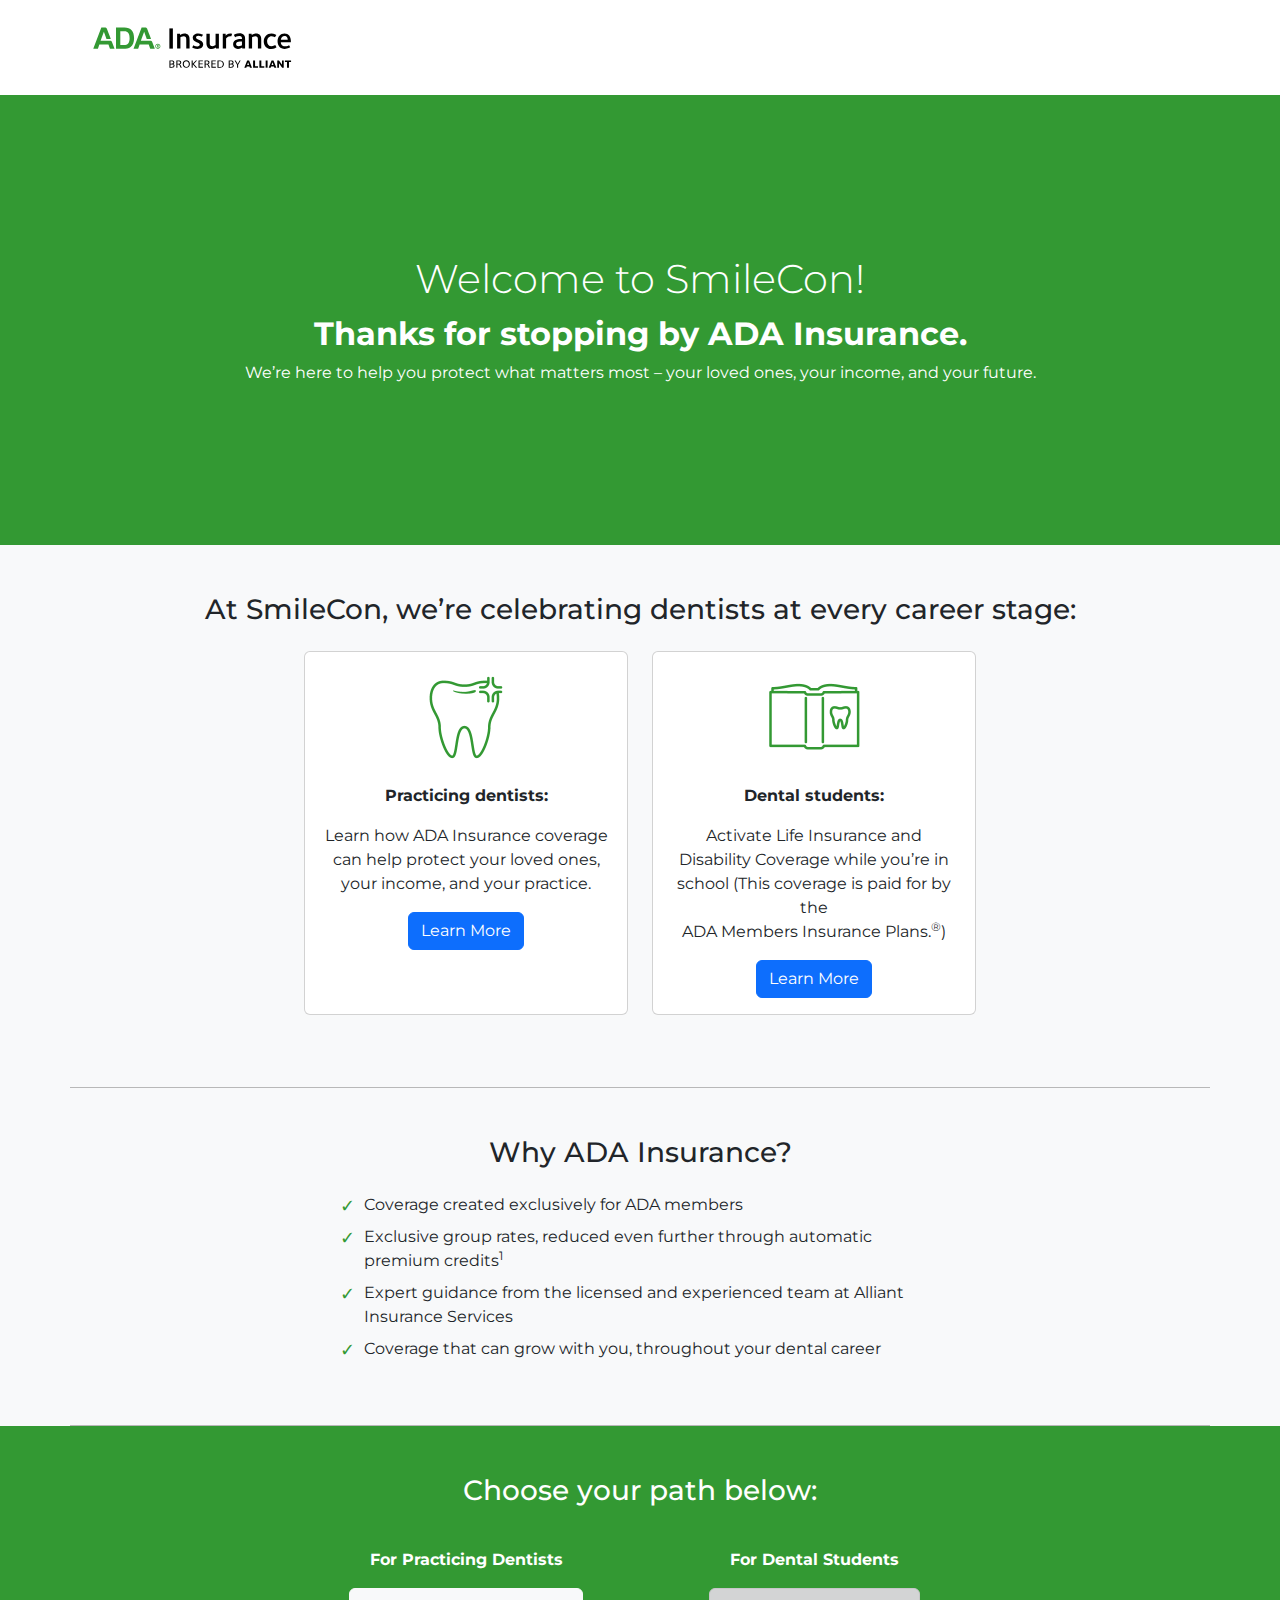
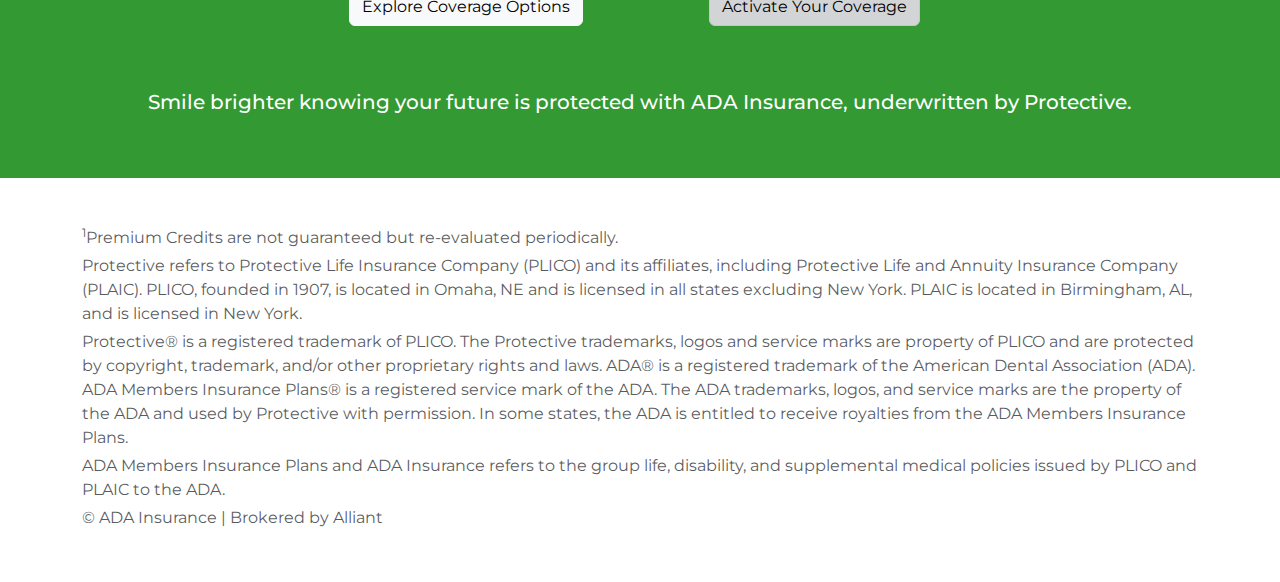
<file: smilecon/index.html>
<!doctype html>
<html lang="en">

<head>
    <meta charset="utf-8">
    <meta name="viewport" content="width=device-width, initial-scale=1, shrink-to-fit=no">
    <meta name="description" content="">
    <meta name="author" content="">

    <title>ADA Insurance : SmileCon 2025</title>

    <!-- Bootstrap core CSS -->
    <link rel="stylesheet" href="https://cdn.jsdelivr.net/npm/bootstrap@5.3.3/dist/css/bootstrap.min.css"
        integrity="sha384-QWTKZyjpPEjISv5WaRU9OFeRpok6YctnYmDr5pNlyT2bRjXh0JMhjY6hW+ALEwIH" crossorigin="anonymous">
    <!-- Custom styles for this template -->
    <link href="../css/styles.css" rel="stylesheet">
</head>

<body>

    <header>
        <div class="navbar navbar-dark box-shadow p-3">
            <div class="container d-flex justify-content-center justify-content-md-between">
                    <img src="../images/ADA_Insurance_BrokeredbyAlliant_Horiz_RGB.svg"
                        alt="ADA Insurance Brokered by Alliant Logo" width="200" style="width:200px;display:block;margin:10px;">
            </div>
        </div>
    </header>

    <main role="main">

        <section class="jumbotron text-center green">

            <div class="container jumbotron-content">

                <!-- <img src="../images/SmileCon-2025-Logo.svg" alt="SmileCon Logo" width="300" style="width:300px;display:block;margin:10px auto 20px;"> -->
                <h1 class="jumbotron-heading">Welcome to SmileCon!</h1>
                <h2 class="pt-1"><strong>Thanks for stopping by ADA Insurance.</strong></h2>
                <p>We’re here to help you protect what matters most – your loved ones, your income, and your future.</p>
            </div>
        </section>


        <div class="bg-light">
            <div class="container py-5" style="border-bottom: 1px solid #b8b8b8;">
                <div class="row justify-content-center pb-3 px-3 px-md-5">
                    <div class="col-md-12 text-center">
                        <h3>At SmileCon, we’re celebrating dentists at every career stage:</h3>
                    </div>
                </div>
                <div class="row justify-content-center px-3 px-md-5">
                    <div class="col-lg-4 mb-4">
                        <div class="card pt-3 h-100 text-center">
                            <img class="card-img-top" src="../images/icon-dentist.png" alt="icon-dentist"
                                style="width:100px;display:block;margin:0 auto;">
                            <div class="card-body">
                                <p class="card-text"><strong>Practicing dentists:</strong></p>
                                <p class="card-text">Learn how ADA Insurance coverage can help protect your
                                    loved ones, your income, and your practice.
                                </p>
                                <a href="https://ada.protective.com/" class="btn btn-primary stretched-link">Learn
                                    More</a>
                            </div>
                        </div>
                    </div>
                    <div class="col-lg-4 mb-4">
                        <div class="card pt-3 h-100 text-center">
                            <img class="card-img-top" src="../images/icon-student.png" alt="icon-student"
                                style="width:100px;display:block;margin:0 auto;">
                            <div class="card-body">
                                <p class="card-text"><strong>Dental students:</strong></p>
                                <p class="card-text">Activate Life Insurance and
                                    Disability Coverage while you’re in school (This coverage is
                                    paid for by the ADA&nbsp;Members&nbsp;Insurance&nbsp;Plans.<sup>®</sup>)
                                </p>
                                <a href="https://ada.protective.com/dental-student.aspx"
                                    class="btn btn-primary stretched-link">Learn More</a>
                            </div>
                        </div>
                    </div>

                </div>
            </div>
        </div>

        <div class="bg-light">
            <div class="container py-5" style="border-bottom: 1px solid #b8b8b8;">
                <div class="row justify-content-center pb-3 px-3 px-md-5">
                    <div class="col-md-12 text-center">
                        <h3>Why ADA Insurance?</h3>
                    </div>
                </div>
                <div class="row justify-content-center px-3 px-md-5">
                    <div class="col-md-12 text-center">
                        <ul class="text-start mx-auto checklist" style="max-width: 600px;">
                            <li>Coverage created exclusively for ADA members</li>
                            <li>Exclusive group rates, reduced even further through automatic premium
                                credits<sup>1</sup></li>
                            <li>Expert guidance from the licensed and experienced team at Alliant Insurance Services</li>
                            <li>Coverage that can grow with you, throughout your dental career</li>
                        </ul>
                    </div>
                </div>
            </div>
        </div>



        <section class="cta green">
            <div class="container py-3">
                <div class="row justify-content-center py-3 px-3 px-md-5">
                    <div class="col-md-12 text-center">
                        <h3>Choose your path below:</h3>
                    </div>
                </div>
                <div class="row justify-content-center py-3 px-3 px-md-5">
                    <div class="col-md-4 text-center mb-4">
                        <p>
                            <strong>For Practicing Dentists</strong>
                        </p>
                        <a href="https://ada.protective.com/" class="btn btn-light stretched-link">Explore Coverage Options</a>

                    </div>
                    <div class="col-md-4 text-center mb-4">
                        <p><strong>For Dental Students</strong></p>
                        <a href="https://ada.protective.com/dental-student.aspx" class="btn btn-light stretched-link">Activate Your Coverage</a>
                    </div>
                </div>
                <row class="justify-content-center py-3 px-3 px-md-5">
                    <div class="col-md-12 text-center">
                        <h5>Smile brighter knowing your future is protected with ADA Insurance, underwritten by Protective.</h5>
                    </div>
                </row>
            </div>
        </section>
    </main>

    <footer class="text-muted">
        <div class="container">
            <p><sup>1</sup>Premium Credits are not guaranteed but re-evaluated periodically.</p>
            <p>Protective refers to Protective Life Insurance Company (PLICO) and its affiliates, including Protective
                Life and Annuity Insurance Company (PLAIC). PLICO, founded in 1907, is located in Omaha, NE and is licensed in all
                states excluding New York. PLAIC is located in Birmingham, AL, and is licensed in New York.</p>
            <p>Protective® is a registered trademark of PLICO. The Protective trademarks, logos and service marks are
                property of PLICO and are protected by copyright, trademark, and/or other proprietary rights and laws.
                ADA® is a registered trademark of the American Dental Association (ADA). ADA Members Insurance Plans® is
                a registered service mark of the ADA. The ADA trademarks, logos, and service marks are the property of
                the ADA and used by Protective with permission. In some states, the ADA is entitled to receive royalties
                from the ADA Members Insurance Plans.</p>
            <p>ADA Members Insurance Plans and ADA Insurance refers to the group life, disability, and supplemental medical policies
                issued by PLICO and PLAIC to the ADA.</p>

            <p>© ADA Insurance | Brokered by Alliant</p>
        </div>
    </footer>

    <!-- Bootstrap core JavaScript
    ================================================== -->
    <!-- Placed at the end of the document so the pages load faster -->
    <script src="https://code.jquery.com/jquery-3.2.1.slim.min.js"
        integrity="sha384-KJ3o2DKtIkvYIK3UENzmM7KCkRr/rE9/Qpg6aAZGJwFDMVNA/GpGFF93hXpG5KkN" crossorigin="anonymous">
    </script>
    <!-- <script>window.jQuery || document.write('<script src="../../assets/js/vendor/jquery-slim.min.js"><\/script>')</script> -->
    <script src="https://cdnjs.cloudflare.com/ajax/libs/popper.js/2.11.8/umd/popper.min.js"
        integrity="sha512-TPh2Oxlg1zp+kz3nFA0C5vVC6leG/6mm1z9+mA81MI5eaUVqasPLO8Cuk4gMF4gUfP5etR73rgU/8PNMsSesoQ=="
        crossorigin="anonymous" referrerpolicy="no-referrer"></script>
    <script src="https://cdn.jsdelivr.net/npm/bootstrap@5.3.3/dist/js/bootstrap.bundle.min.js"
        integrity="sha384-YvpcrYf0tY3lHB60NNkmXc5s9fDVZLESaAA55NDzOxhy9GkcIdslK1eN7N6jIeHz" crossorigin="anonymous">
    </script>
    <!-- <script src="../../assets/js/vendor/holder.min.js"></script> -->
</body>

</html>
</file>
<file: css/styles.css>
@import url('https://fonts.googleapis.com/css2?family=Montserrat:ital,wght@0,100..900;1,100..900&display=swap');

body{
  font-family: 'Montserrat', sans-serif;
}
/* Make the jumbotron background video fill the entire section and center it */
.jumbotron {
  position: relative;
  padding: 0;
  min-height: 350px;
  overflow: hidden;
}

.jumbotron-bg-video-wrapper {
  position: absolute;
  top: 0;
  left: 0;
  width: 100%;
  height: 100%;
  z-index: 0;
  pointer-events: none;
}

.jumbotron-bg-video-wrapper video {
  width: 100vw;
  height: 100vh;
  min-width: 100%;
  min-height: 100%;
  object-fit: cover;
  position: absolute;
  top: 50%;
  left: 50%;
  transform: translate(-50%, -50%);
  z-index: 0;
}

.jumbotron-bg-video-wrapper:before {
    content: '';
    position: absolute;
    /* background: rgba(0, 0, 0, 0.75); */
    /* background: rgba(0, 42, 0, 0.75); */
    background: rgba(255, 255, 255, 0.75);
    top: 0;
    left: 0;
    width: 100%;
    height: 100%;
    z-index: 1;
}

.jumbotron-content {
  position: relative;
  z-index: 1;
  padding-top: 4rem;
  padding-bottom: 4rem;
  color: #000000;
  /* text-shadow: 0 2px 8px rgba(0,0,0,0.7); */
}

:root {
  --jumbotron-padding-y: 3rem;
}

/* ADA Green: #339933 */

.navbar.navbar-dark.bg-dark {
  background-color: #339933 !important;
}

.jumbotron {
  padding-top: var(--jumbotron-padding-y);
  padding-bottom: var(--jumbotron-padding-y);
  margin-bottom: 0;
  background-color: #fff;
}
@media (min-width: 768px) {
  .jumbotron {
    padding-top: calc(var(--jumbotron-padding-y) * 2);
    padding-bottom: calc(var(--jumbotron-padding-y) * 2);
  }
}

.jumbotron p:last-child {
  margin-bottom: 0;
}

.jumbotron-heading {
  font-weight: 300;
}

.jumbotron .container {
  max-width: 60rem;
}

.jumbotron.green {
  background-color: #339933 !important;
}

.jumbotron.green h1,
.jumbotron.green h2,
.jumbotron.green p {
  color:#ffffff !important;
}

.leadin{
  font-size: 1.2rem;
  color:#ffffff;
  background-color: #339933 !important;
}

.cta.green {
  background-color: #339933 !important;
  color:#ffffff !important;
  padding: 1rem;
}

.card.simple {
  background: none;
  border: none;
}

.card.simple img {
  width:100px;
  display:block;
  margin: 0 auto;
}
.card.simple .card-text {
    font-size: 1.2em;
    text-align: center;
}

.callout {
  background-color: rgba(0, 0, 0, .05);
}

.callout .box{
  text-align: center;
  font-size: 1.2rem;
  color:#000000;
  background-color: #ffffff !important;
  border: 1px solid #339933;
}

footer {
  padding-top: 3rem;
  padding-bottom: 3rem;
}

footer p {
  margin-bottom: .25rem;
}

.box-shadow { box-shadow: 0 .25rem .75rem rgba(0, 0, 0, .05); }

.checklist {
  list-style: none;
  padding-left: 0;
}

.checklist li {
  position: relative;
  padding-left: 1.5em;
  margin-bottom: .5em;
}

.checklist li:before {
  content: "✓";
  position: absolute;
  left: 0;
  color: #339933;
  font-size: large;
}

/* X-Small devices (portrait phones, less than 576px)
No media query for `xs` since this is the default in Bootstrap */

/* Small devices (landscape phones, 576px and up) */
@media (min-width: 576px) {  }

/* // Medium devices (tablets, 768px and up) */
@media (min-width: 768px) { 
  .leadin {
    font-size: 1.5rem;
  }
  .callout .box{
    text-align: left;
  }
 }

/* // Large devices (desktops, 992px and up) */
@media (min-width: 992px) {  }

/* // X-Large devices (large desktops, 1200px and up) */
@media (min-width: 1200px) {  }

/* // XX-Large devices (larger desktops, 1400px and up) */
@media (min-width: 1400px) {  }
</file>
